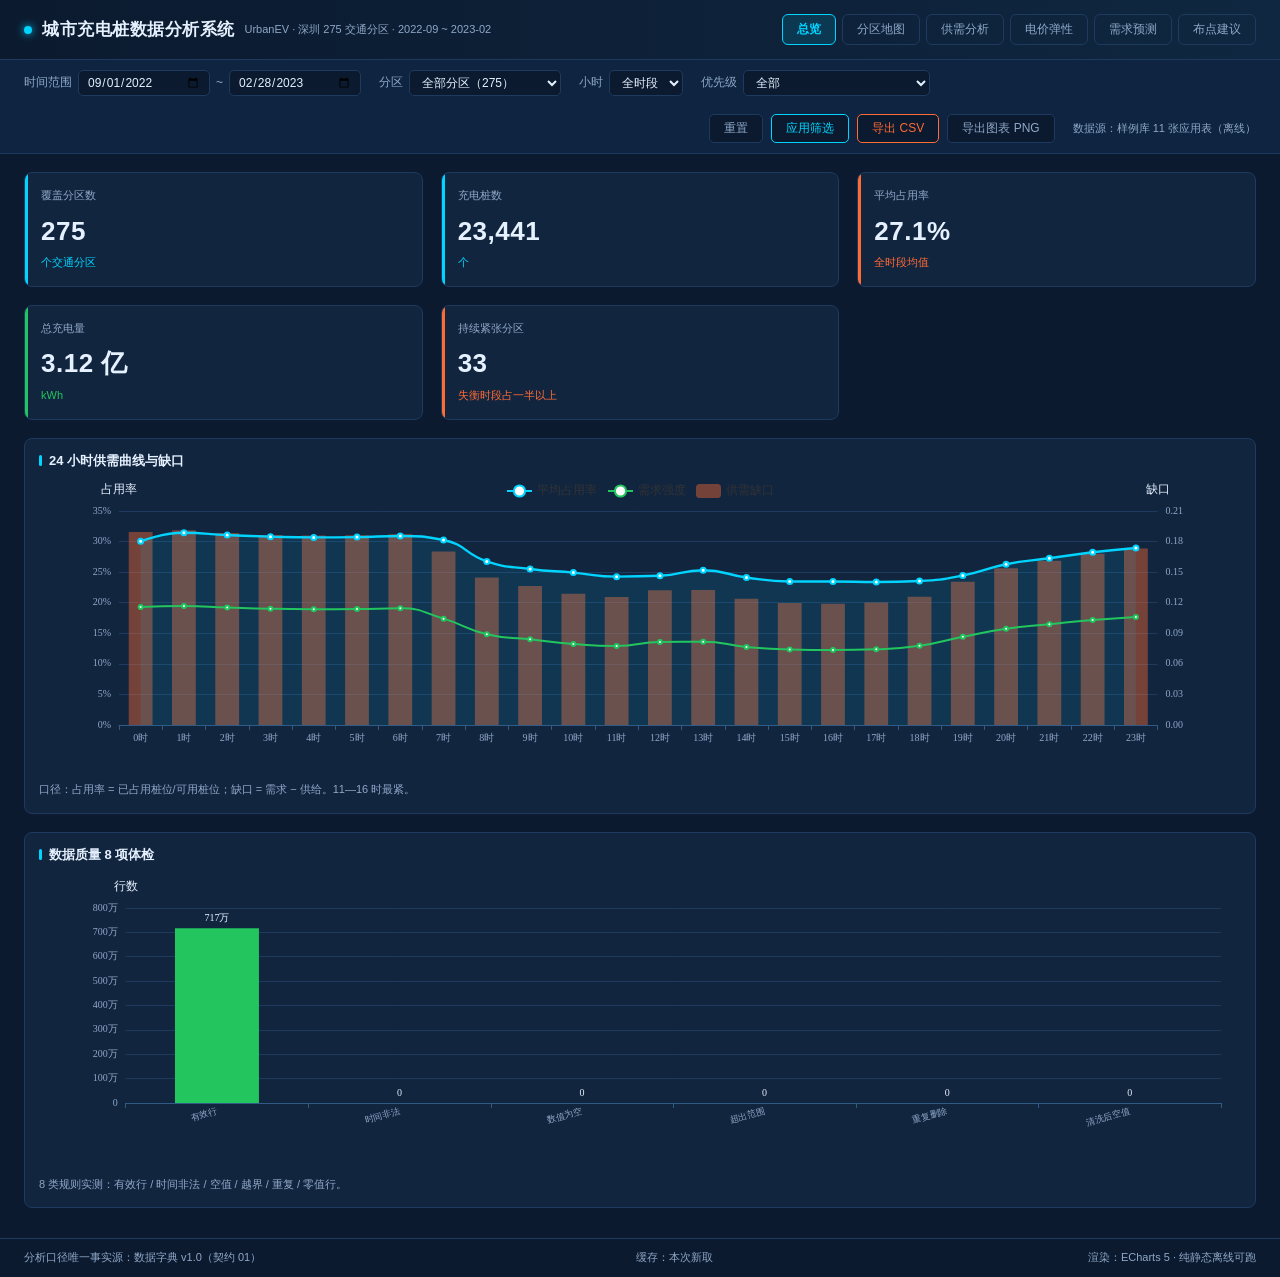
<file: frontend/index.html>
﻿<!DOCTYPE html>
<html lang="zh-CN">
<head>
<meta charset="UTF-8">
<meta name="viewport" content="width=device-width, initial-scale=1">
<title>城市充电桩数据分析系统 · 可视化看板</title>
<link rel="stylesheet" href="css/style.css">
</head>
<body>
<header class="topbar">
  <div class="brand">
    <span class="dot"></span>
    <h1>城市充电桩数据分析系统</h1>
    <span class="tag">UrbanEV · 深圳 275 交通分区 · 2022-09 ~ 2023-02</span>
  </div>
  <nav class="tabs" id="tabs">
    <button class="tab active" data-page="p1">总览</button>
    <button class="tab" data-page="p2">分区地图</button>
    <button class="tab" data-page="p3">供需分析</button>
    <button class="tab" data-page="p4">电价弹性</button>
    <button class="tab" data-page="p5">需求预测</button>
    <button class="tab" data-page="p6">布点建议</button>
  </nav>
</header>

<div class="filterbar" id="filterbar">
  <label>时间范围
    <input type="date" id="fStart" value="2022-09-01">
    <span class="sep">~</span>
    <input type="date" id="fEnd" value="2023-02-28">
  </label>
  <label>分区
    <select id="fZone"><option value="all">全部分区（275）</option></select>
  </label>
  <label>小时
    <select id="fHour"><option value="all">全时段</option></select>
  </label>
  <label>优先级
    <select id="fPri">
      <option value="all">全部</option>
      <option value="1">P1 持续紧张（先加）</option>
      <option value="2">P2 尖峰 / 高密度（前瞻加）</option>
      <option value="3">P3 不加桩（改调度）</option>
    </select>
  </label>
  <div class="btns">
    <button class="btn ghost" id="btnReset">重置</button>
    <button class="btn primary" id="btnApply">应用筛选</button>
    <button class="btn warn" id="btnExport">导出 CSV</button>
      <button class="btn" id="btnExportPng">导出图表 PNG</button>
  </div>
  <span class="src" id="dataSrc">数据源：样例库 11 张应用表（离线）</span>
</div>

<main>
  <!-- P1 总览 -->
  <section class="page active" id="p1">
    <div class="kpi-row" id="kpiRow"></div>
    <div class="grid2">
      <div class="card"><h3>24 小时供需曲线与缺口</h3><div class="chart" id="chartHourly"></div>
        <p class="note">口径：占用率 = 已占用桩位/可用桩位；缺口 = 需求 − 供给。11—16 时最紧。</p></div>
      <div class="card"><h3>数据质量 8 项体检</h3><div class="chart" id="chartDq"></div>
        <p class="note">8 类规则实测：有效行 / 时间非法 / 空值 / 越界 / 重复 / 零值行。</p></div>
    </div>
  </section>

  <!-- P2 地图 -->
  <section class="page" id="p2">
    <div class="grid-map">
      <div class="card"><h3>275 个交通分区平均占用率空间分布</h3><div class="chart map" id="chartMap"></div>
        <p class="note">底图：深圳市 9 行政区轮廓（本地 GeoJSON）；点：交通分区经纬度定位。分区 ≠ 行政区，不做面填充。</p></div>
      <div class="card"><h3>分区平均占用率 TOP20</h3><div class="chart tall" id="chartZoneTop"></div></div>
    </div>
  </section>

  <!-- P3 供需 -->
  <section class="page" id="p3">
    <div class="grid2">
      <div class="card"><h3>供需失衡指数 · 分小时分布</h3><div class="chart tall2" id="chartImbalance"></div></div>
      <div class="card"><h3>小时明细</h3><div class="table-wrap"><table id="tblHour"></table></div>
        <p class="note">avg_supply 全时段恒为 0.0036（=1/275），分母口径待 B 岗复核。</p></div>
    </div>
  </section>

  <!-- P4 电价 -->
  <section class="page" id="p4">
    <div class="grid2">
      <div class="card"><h3>TOU 与 FLAT 两类分区 24 小时占用率</h3><div class="chart" id="chartPrice"></div>
        <p class="note">分组依据 σ_price（契约 02）：TOU 分时电价区 / FLAT 平段电价区。</p></div>
      <div class="card"><h3>电价弹性：价差 → 占用率</h3><div class="chart" id="chartElastic"></div>
        <p class="note">每个点是一小时；价差越大，占用率整体越低（FLAT 组价差高、占用率低）。</p></div>
    </div>
  </section>

  <!-- P5 预测 -->
  <section class="page" id="p5">
    <div class="grid2">
      <div class="card"><h3 id="fcTitle">需求预测曲线（实际 vs 预测）</h3><div class="chart" id="chartForecast"></div>
        <p class="note">指标：MAPE（平均绝对百分比误差），越低越好。</p></div>
      <div class="card"><h3>预测误差（MAPE）分布</h3><div class="chart" id="chartMape"></div></div>
    </div>
  </section>

  <!-- P6 布点 -->
  <section class="page" id="p6">
    <div class="grid2">
      <div class="card"><h3>布点扩容 TOP15：现有桩数 vs 建议新增</h3><div class="chart tall2" id="chartExpansion"></div></div>
      <div class="card"><h3>建议清单（P1 先加 · P2 前瞻加 · P3 不加桩改调度）</h3><div class="table-wrap"><table id="tblSuggest"></table></div>
        <p class="note">priority 1 = 峰值缺口最大，优先加桩。</p></div>
    </div>
  </section>
</main>

<footer class="foot">
  <span>分析口径唯一事实源：数据字典 v1.0（契约 01）</span>
  <span id="cacheHit">缓存：未命中</span>
  <span>渲染：ECharts 5 · 纯静态离线可跑</span>
</footer>

<script src="js/echarts.min.js"></script>
<script src="js/data.js"></script>
<script src="js/common.js"></script>
<script src="js/app.js"></script>
</body>
</html>
</file>
<file: frontend/css/style.css>
/* 城市充电桩数据分析系统 · 深色大屏主题 */
:root{
  --bg:#0b1a2f; --panel:#12253f; --panel2:#0e2440; --line:#1e3a5f;
  --txt:#e6f1ff; --muted:#8fa8c8; --cyan:#00d4ff; --orange:#ff6b35;
  --green:#22c55e; --yellow:#ffc107; --purple:#8b5cf6;
}
*{box-sizing:border-box;margin:0;padding:0}
body{background:var(--bg);color:var(--txt);font-family:"Microsoft YaHei","Segoe UI",sans-serif;
     font-size:13px;line-height:1.6;-webkit-font-smoothing:antialiased}

/* 顶栏 */
.topbar{display:flex;align-items:center;justify-content:space-between;gap:16px;
        padding:14px 24px;background:linear-gradient(90deg,#0b1a2f,#0f2740);
        border-bottom:1px solid var(--line);position:sticky;top:0;z-index:9}
.brand{display:flex;align-items:center;gap:10px;flex-wrap:wrap}
.dot{width:8px;height:8px;border-radius:50%;background:var(--cyan);box-shadow:0 0 8px var(--cyan)}
.brand h1{font-size:17px;font-weight:700;letter-spacing:.5px}
.tag{font-size:11px;color:var(--muted)}
.tabs{display:flex;gap:6px;flex-wrap:wrap}
.tab{background:transparent;border:1px solid var(--line);color:var(--muted);
     padding:6px 14px;border-radius:6px;cursor:pointer;font-size:12px;transition:.15s}
.tab:hover{color:var(--txt);border-color:#2f5b86}
.tab.active{background:rgba(0,212,255,.12);border-color:var(--cyan);color:var(--cyan);font-weight:700}

/* 筛选条 */
.filterbar{display:flex;align-items:center;gap:18px;flex-wrap:wrap;
           padding:10px 24px;background:var(--panel2);border-bottom:1px solid var(--line)}
.filterbar label{display:flex;align-items:center;gap:6px;font-size:12px;color:var(--muted)}
.filterbar input,.filterbar select{background:#0b1a2f;border:1px solid var(--line);color:var(--txt);
           border-radius:5px;padding:4px 8px;font-size:12px;font-family:inherit}
.filterbar input[type=date]{width:132px}
.sep{color:var(--muted)}
.btns{display:flex;gap:8px;margin-left:auto}
.btn{border:1px solid var(--line);background:#0b1a2f;color:var(--muted);padding:5px 14px;
     border-radius:5px;cursor:pointer;font-size:12px;font-family:inherit}
.btn:hover{color:var(--txt)}
.btn.primary{border-color:var(--cyan);color:var(--cyan)}
.btn.warn{border-color:var(--orange);color:var(--orange)}
.btn:disabled{opacity:.45;cursor:not-allowed}
.src{font-size:11px;color:var(--muted)}

/* 页面与卡片 */
main{padding:18px 24px 30px}
.page{display:none}
.page.active{display:block}
.kpi-row{display:grid;grid-template-columns:repeat(5,1fr);gap:18px;margin-bottom:18px}
.kpi{background:var(--panel);border:1px solid var(--line);border-radius:8px;padding:14px 16px;
     position:relative;overflow:hidden}
.kpi::after{content:"";position:absolute;left:0;top:0;bottom:0;width:3px;background:var(--cyan)}
.kpi.orange::after{background:var(--orange)}
.kpi.green::after{background:var(--green)}
.kpi .k-name{font-size:11px;color:var(--muted)}
.kpi .k-val{font-size:26px;font-weight:700;margin-top:6px;letter-spacing:.5px}
.kpi .k-unit{font-size:11px;color:var(--cyan);margin-top:2px}
.kpi.orange .k-unit{color:var(--orange)}
.kpi.green .k-unit{color:var(--green)}

.grid2{display:grid;grid-template-columns:1fr 1fr;gap:18px}
.grid-map{display:grid;grid-template-columns:1.55fr 1fr;gap:18px}
.card{background:var(--panel);border:1px solid var(--line);border-radius:8px;padding:12px 14px 8px}
.card h3{font-size:13px;font-weight:700;color:var(--txt);margin-bottom:6px}
.card h3::before{content:"";display:inline-block;width:3px;height:11px;background:var(--cyan);
                 margin-right:7px;vertical-align:-1px;border-radius:2px}
.chart{width:100%;height:300px}
.chart.map{height:470px}
.chart.tall{height:470px}
.chart.tall2{height:360px}
.note{font-size:11px;color:var(--muted);margin:4px 0 6px}

.table-wrap{max-height:330px;overflow:auto;border:1px solid var(--line);border-radius:6px}
table{width:100%;border-collapse:collapse;font-size:12px}
thead th{position:sticky;top:0;background:#0f3f5e;color:var(--txt);font-weight:700;
         padding:7px 8px;text-align:left;white-space:nowrap}
tbody td{padding:6px 8px;color:var(--muted);border-bottom:1px solid rgba(30,58,95,.6)}
tbody tr:hover td{background:rgba(0,212,255,.06);color:var(--txt)}

.foot{display:flex;justify-content:space-between;gap:16px;flex-wrap:wrap;
      padding:10px 24px;border-top:1px solid var(--line);color:var(--muted);font-size:11px}

@media (max-width:1440px){
  .grid2,.grid-map{grid-template-columns:1fr}
  .kpi-row{grid-template-columns:repeat(3,1fr)}
  .chart.map{height:420px}
}
@media (max-width:900px){
  .kpi-row{grid-template-columns:repeat(2,1fr)}
  .tabs .tab{padding:5px 10px}
}
</file>
